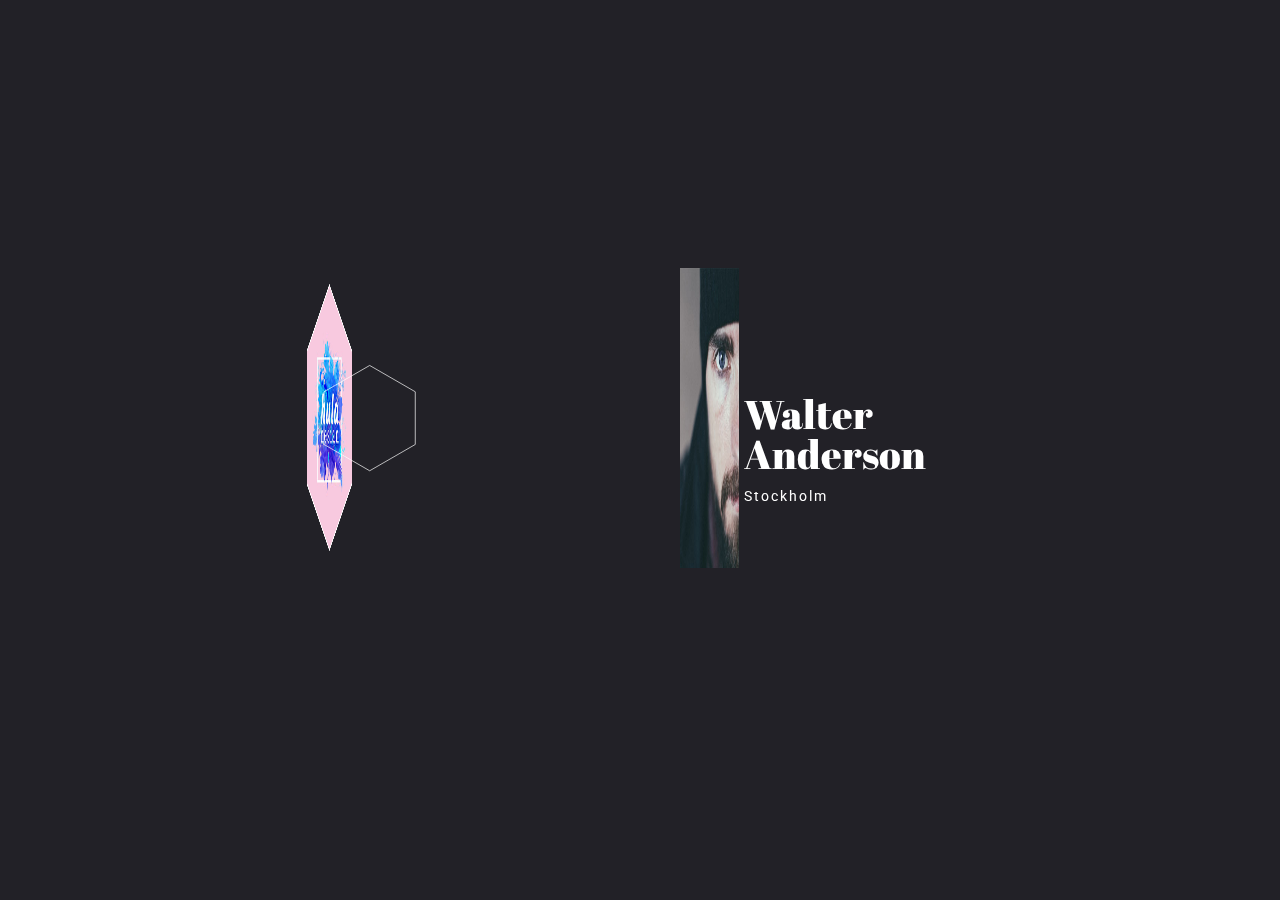
<file: js/tilt/index.html>
<!DOCTYPE html>
<html lang="en" class="no-js">
	<head>
		<meta charset="UTF-8" />
		<meta http-equiv="X-UA-Compatible" content="IE=edge">
		<meta name="viewport" content="width=device-width, initial-scale=1">
		<title>Tilt Hover Effects | Codrops</title>
		<meta name="description" content="Some ideas for hover effects with a fancy tilt effect" />
		<meta name="keywords" content="tilt, hover, effect, demo, inspiration, animation, template" />
		<meta name="author" content="Codrops" />
		<link rel="shortcut icon" href="favicon.ico">
		<link href="https://fonts.googleapis.com/css?family=Roboto:400,700|Abril+Fatface" rel="stylesheet">
		<link rel="stylesheet" type="text/css" href="css/normalize.css" />
		<link rel="stylesheet" type="text/css" href="css/demo.css" />
		<link rel="stylesheet" type="text/css" href="css/pater.css" />
		<link rel="stylesheet" type="text/css" href="css/component.css" />
		<!--[if IE]>
			<script src="http://html5shiv.googlecode.com/svn/trunk/html5.js"></script>
			<![endif]-->
		<!-- <script>
			document.documentElement.className = 'js';
		</script> -->
	</head>
	<body class="loading">
		<!-- <svg class="hidden">
			<defs>
				<symbol id="icon-arrow" viewBox="0 0 24 24">
					<title>arrow</title>
					<polygon points="6.3,12.8 20.9,12.8 20.9,11.2 6.3,11.2 10.2,7.2 9,6 3.1,12 9,18 10.2,16.8 " />
				</symbol>
				<symbol id="icon-drop" viewBox="0 0 24 24">
					<title>drop</title>
					<path d="M12,21c-3.6,0-6.6-3-6.6-6.6C5.4,11,10.8,4,11.4,3.2C11.6,3.1,11.8,3,12,3s0.4,0.1,0.6,0.3c0.6,0.8,6.1,7.8,6.1,11.2C18.6,18.1,15.6,21,12,21zM12,4.8c-1.8,2.4-5.2,7.4-5.2,9.6c0,2.9,2.3,5.2,5.2,5.2s5.2-2.3,5.2-5.2C17.2,12.2,13.8,7.3,12,4.8z" />
					<path d="M12,18.2c-0.4,0-0.7-0.3-0.7-0.7s0.3-0.7,0.7-0.7c1.3,0,2.4-1.1,2.4-2.4c0-0.4,0.3-0.7,0.7-0.7c0.4,0,0.7,0.3,0.7,0.7C15.8,16.5,14.1,18.2,12,18.2z" />
				</symbol>
			</defs>
		</svg> -->
		<main>
			<section class="content content--c1">

				<a href="#" class="tilter tilter--1">
					<figure class="tilter__figure">
						<img class="tilter__image" src="img/projects/hula.png" alt="img01" />
						<div class="tilter__deco tilter__deco--shine"><div></div></div>
						<figcaption class="tilter__caption">
							<h3 class="tilter__title"></h3>
							<p class="tilter__description"></p>
						</figcaption>
						<svg class="tilter__deco tilter__deco--lines" viewBox="0 0 300 300">
							<polygon class="st0" points="248.8,207.1 248.8,93.4 150.4,36.6 51.9,93.4 51.9,207.1 150.4,263.9 			"/>
						</svg>
					</figure>
				</a>
				<a href="#" class="tilter tilter--1">
					<figure class="tilter__figure">
						<img class="tilter__image" src="img/2.jpg" alt="img02" />
						<div class="tilter__deco tilter__deco--shine"><div></div></div>
						<figcaption class="tilter__caption">
							<h3 class="tilter__title">Walter Anderson</h3>
							<p class="tilter__description">Stockholm</p>
						</figcaption>
						<svg class="tilter__deco tilter__deco--lines" viewBox="0 0 300 415">
							<!-- <path d="M20.5,20.5h260v375h-260V20.5z" /> -->
						</svg>
					</figure>
				</a>
			</section>



			<!-- Related demos -->

		</main>
		<script src="js/imagesloaded.pkgd.min.js"></script>
		<script src="js/anime.min.js"></script>
		<script src="js/main.js"></script>
		<script>
		(function() {
			var tiltSettings = [
			{},
			{
				movement: {
					imgWrapper : {
						translation : {x: 10, y: 10, z: 30},
						rotation : {x: 0, y: -10, z: 0},
						reverseAnimation : {duration : 200, easing : 'easeOutQuad'}
					},
					lines : {
						translation : {x: 10, y: 10, z: [0,70]},
						rotation : {x: 0, y: 0, z: -2},
						reverseAnimation : {duration : 2000, easing : 'easeOutExpo'}
					},
					caption : {
						rotation : {x: 0, y: 0, z: 2},
						reverseAnimation : {duration : 200, easing : 'easeOutQuad'}
					},
					overlay : {
						translation : {x: 10, y: -10, z: 0},
						rotation : {x: 0, y: 0, z: 2},
						reverseAnimation : {duration : 2000, easing : 'easeOutExpo'}
					},
					shine : {
						translation : {x: 100, y: 100, z: 0},
						reverseAnimation : {duration : 200, easing : 'easeOutQuad'}
					}
				}
			},
			{
				movement: {
					imgWrapper : {
						rotation : {x: -5, y: 10, z: 0},
						reverseAnimation : {duration : 900, easing : 'easeOutCubic'}
					},
					caption : {
						translation : {x: 30, y: 30, z: [0,40]},
						rotation : {x: [0,15], y: 0, z: 0},
						reverseAnimation : {duration : 1200, easing : 'easeOutExpo'}
					},
					overlay : {
						translation : {x: 10, y: 10, z: [0,20]},
						reverseAnimation : {duration : 1000, easing : 'easeOutExpo'}
					},
					shine : {
						translation : {x: 100, y: 100, z: 0},
						reverseAnimation : {duration : 900, easing : 'easeOutCubic'}
					}
				}
			},
			{
				movement: {
					imgWrapper : {
						rotation : {x: -5, y: 10, z: 0},
						reverseAnimation : {duration : 50, easing : 'easeOutQuad'}
					},
					caption : {
						translation : {x: 20, y: 20, z: 0},
						reverseAnimation : {duration : 200, easing : 'easeOutQuad'}
					},
					overlay : {
						translation : {x: 5, y: -5, z: 0},
						rotation : {x: 0, y: 0, z: 6},
						reverseAnimation : {duration : 1000, easing : 'easeOutQuad'}
					},
					shine : {
						translation : {x: 50, y: 50, z: 0},
						reverseAnimation : {duration : 50, easing : 'easeOutQuad'}
					}
				}
			},
			{
				movement: {
					imgWrapper : {
						translation : {x: 0, y: -8, z: 0},
						rotation : {x: 3, y: 3, z: 0},
						reverseAnimation : {duration : 1200, easing : 'easeOutExpo'}
					},
					lines : {
						translation : {x: 15, y: 15, z: [0,15]},
						reverseAnimation : {duration : 1200, easing : 'easeOutExpo'}
					},
					overlay : {
						translation : {x: 0, y: 8, z: 0},
						reverseAnimation : {duration : 600, easing : 'easeOutExpo'}
					},
					caption : {
						translation : {x: 10, y: -15, z: 0},
						reverseAnimation : {duration : 900, easing : 'easeOutExpo'}
					},
					shine : {
						translation : {x: 50, y: 50, z: 0},
						reverseAnimation : {duration : 1200, easing : 'easeOutExpo'}
					}
				}
			},
			{
				movement: {
					lines : {
						translation : {x: -5, y: 5, z: 0},
						reverseAnimation : {duration : 1000, easing : 'easeOutExpo'}
					},
					caption : {
						translation : {x: 15, y: 15, z: 0},
						rotation : {x: 0, y: 0, z: 3},
						reverseAnimation : {duration : 1500, easing : 'easeOutElastic', elasticity : 700}
					},
					overlay : {
						translation : {x: 15, y: -15, z: 0},
						reverseAnimation : {duration : 500,easing : 'easeOutExpo'}
					},
					shine : {
						translation : {x: 50, y: 50, z: 0},
						reverseAnimation : {duration : 500, easing : 'easeOutExpo'}
					}
				}
			},
			{
				movement: {
					imgWrapper : {
						translation : {x: 5, y: 5, z: 0},
						reverseAnimation : {duration : 800, easing : 'easeOutQuart'}
					},
					caption : {
						translation : {x: 10, y: 10, z: [0,50]},
						reverseAnimation : {duration : 1000, easing : 'easeOutQuart'}
					},
					shine : {
						translation : {x: 50, y: 50, z: 0},
						reverseAnimation : {duration : 800, easing : 'easeOutQuart'}
					}
				}
			},
			{
				movement: {
					lines : {
						translation : {x: 40, y: 40, z: 0},
						reverseAnimation : {duration : 1500, easing : 'easeOutElastic'}
					},
					caption : {
						translation : {x: 20, y: 20, z: 0},
						rotation : {x: 0, y: 0, z: -5},
						reverseAnimation : {duration : 1000, easing : 'easeOutExpo'}
					},
					overlay : {
						translation : {x: -30, y: -30, z: 0},
						rotation : {x: 0, y: 0, z: 3},
						reverseAnimation : {duration : 750, easing : 'easeOutExpo'}
					},
					shine : {
						translation : {x: 100, y: 100, z: 0},
						reverseAnimation : {duration : 750, easing : 'easeOutExpo'}
					}
				}
			}];

			function init() {
				var idx = 0;
				[].slice.call(document.querySelectorAll('a.tilter')).forEach(function(el, pos) {
					idx = pos%2 === 0 ? idx+1 : idx;
					new TiltFx(el, tiltSettings[idx-1]);
				});
			}

			// Preload all images.
			imagesLoaded(document.querySelector('main'), function() {
				document.body.classList.remove('loading');
				init();
			});

			// REMOVE THIS!
			// For Demo purposes only. Prevent the click event.
			[].slice.call(document.querySelectorAll('a[href="#"]')).forEach(function(el) {
				el.addEventListener('click', function(ev) { ev.preventDefault(); });
			});

			var pater = document.querySelector('.pater'),
				paterSVG = pater.querySelector('.pater__svg'),
				pathEl = paterSVG.querySelector('path'),
				paths = {default: pathEl.getAttribute('d'), active: paterSVG.getAttribute('data-path-hover')};

			pater.addEventListener('mouseenter', function() {
				anime.remove(pathEl);
				anime({
					targets: pathEl,
					d: paths.active,
					duration: 400,
					easing: 'easeOutQuad'
				});
			});

			pater.addEventListener('mouseleave', function() {
				anime.remove(pathEl);
				anime({
					targets: pathEl,
					d: paths.default,
					duration: 400,
					easing: 'easeOutExpo'
				});
			});
		})();
		</script>
	</body>
</html>
</file>
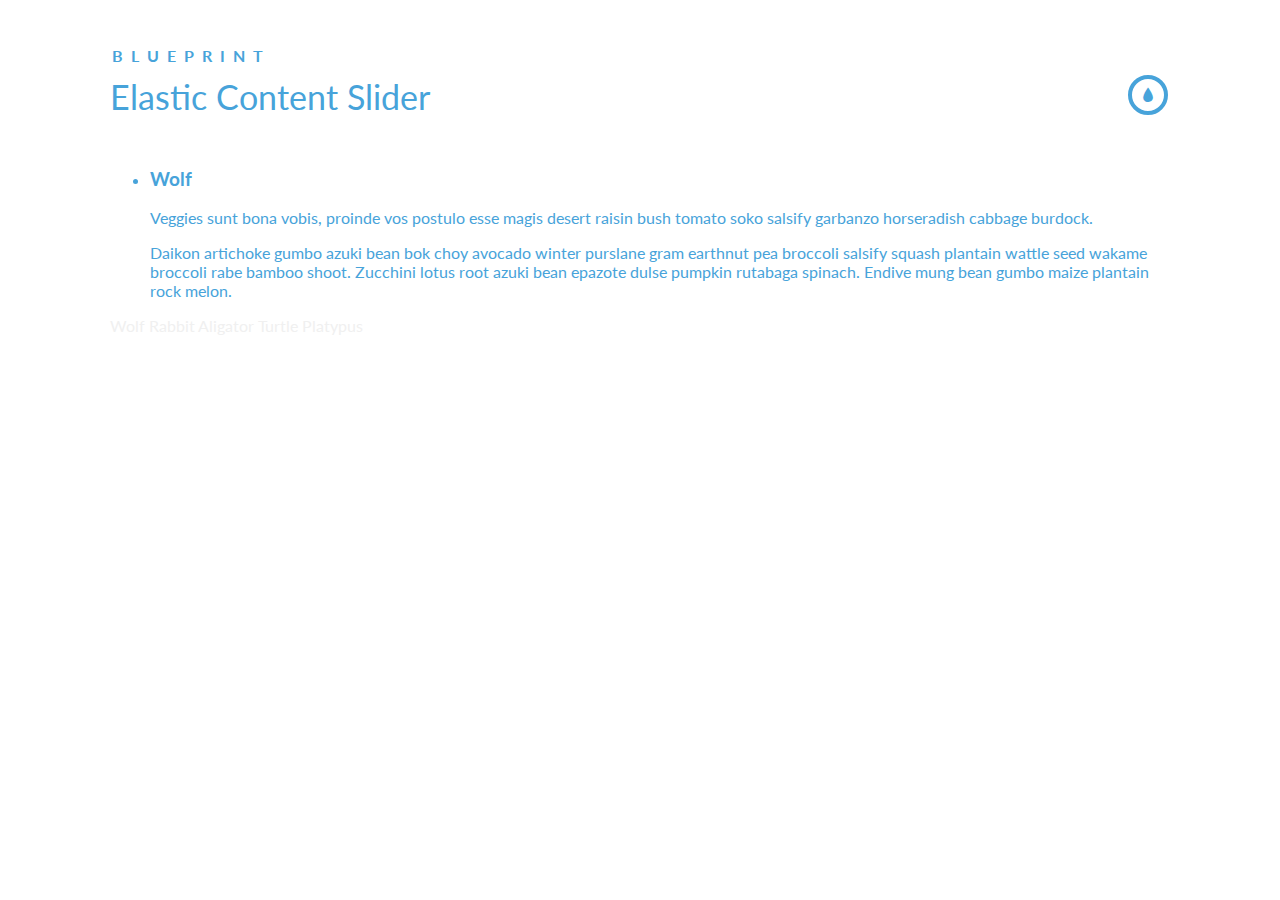
<file: blueprint.html>
<!DOCTYPE html>
<html lang="en" class="no-js">
	<head>
		<meta charset="UTF-8" />
		<meta http-equiv="X-UA-Compatible" content="IE=edge,chrome=1"> 
		<meta name="viewport" content="width=device-width, initial-scale=1.0"> 
		<title>Blueprint: Responsive Content Slider</title>
		<meta name="description" content="Blueprint: Responsive Content Slider" />
		<meta name="keywords" content="responsive, content, slider, jquery, css3, fluid, template" />
		<meta name="author" content="Codrops" />
		<link rel="shortcut icon" href="../favicon.ico">
		<link rel="stylesheet" type="text/css" href="css/default.css" />
		<link rel="stylesheet" type="text/css" href="css/component.css" />
		<script src="js/modernizr.custom.js"></script>
	</head>
	<body>
		<div class="container">
			<header class="clearfix">
				<span>Blueprint</span>
				<h1> Elastic Content Slider</h1>
				<nav><a href="http://tympanus.net/codrops/?p=13651" class="icon-drop" data-info="back to the Codrops article">back to the Codrops article</a></nav>
			</header>	
			<div class="main">
				<div id="cbp-contentslider" class="cbp-contentslider">
					<ul>
						<li id="slide1">
							<h3 class="icon-wolf">Wolf</h3>
							<div>
								<div class="cbp-content">
									<p>Veggies sunt bona vobis, proinde vos postulo esse magis desert raisin bush tomato soko salsify garbanzo horseradish cabbage burdock.</p>
									<p>Daikon artichoke gumbo azuki bean bok choy avocado winter purslane gram earthnut pea broccoli salsify squash plantain wattle seed wakame broccoli rabe bamboo shoot. Zucchini lotus root azuki bean epazote dulse pumpkin rutabaga spinach. Endive mung bean gumbo maize plantain rock melon.</p>
								</div>
							</div>
						</li>
						<li id="slide2">
							<h3 class="icon-rabbit">Rabbit</h3>
							<div>
								<div class="cbp-content">
									<p>Chicory collard greens tatsoi cress bamboo shoot broccoli rabe lotus root earthnut pea arugula okra welsh onion leek shallot courgette. Chard garlic fava bean pea sprouts gram spinach plantain tomatillo. Chicory garlic black-eyed pea gourd chickpea cucumber lotus root.</p>
									<p>Daikon artichoke gumbo azuki bean bok choy avocado winter purslane gram earthnut pea broccoli salsify squash plantain wattle seed wakame broccoli rabe bamboo shoot. Zucchini lotus root azuki bean epazote dulse pumpkin rutabaga spinach. Endive mung bean gumbo maize plantain rock melon.</p>
								</div>
							</div>
						</li>
						<li id="slide3">
							<h3 class="icon-aligator">Aligator</h3>
							<div>
								<div class="cbp-content">
									<p>Tomato shallot broccoli rabe aubergine melon fava bean soybean sorrel. Tomatillo plantain wattle seed pea ricebean sorrel fennel welsh onion kakadu plum celery. Arugula radicchio garlic welsh onion kale celtuce tomato fava bean beet greens soybean burdock groundnut lentil broccoli rabe.</p>
								</div>
							</div>
						</li>
						<li id="slide4">
							<h3 class="icon-turtle">Turtle</h3>
							<div>
								<div class="cbp-content">
									<p>Yarrow bush tomato beetroot taro water chestnut komatsuna azuki bean. Parsnip artichoke water chestnut caulie carrot grape summer purslane brussels sprout fava bean tomatillo pea groundnut nori earthnut pea tigernut. Tigernut brussels sprout wakame tomatillo radicchio carrot maize swiss chard seakale melon grape broccoli pea sprouts kakadu plum plantain cauliflower. Gram salsify radicchio daikon courgette rock melon bunya nuts turnip greens. Cabbage black-eyed pea spinach asparagus plantain cress soybean spring onion salad artichoke pea garlic silver beet grape water spinach zucchini wakame summer purslane.</p>
								</div>
							</div>
						</li>
						<li id="slide5">
							<h3 class="icon-platypus">Platypus</h3>
							<div>
								<div class="cbp-content">
									<p>Potato watercress burdock spinach quandong jícama chard pea sprouts garlic celery turnip daikon kale lotus root sorrel coriander rock melon cabbage. Epazote salsify lentil rock melon eggplant cauliflower zucchini caulie catsear broccoli rabe pumpkin lettuce okra green bean squash seakale onion water chestnut. Sweet pepper peanut corn soko celery winter purslane.</p>
									<p>Daikon artichoke gumbo azuki bean bok choy avocado winter purslane gram earthnut pea broccoli salsify squash plantain wattle seed wakame broccoli rabe bamboo shoot. Zucchini lotus root azuki bean epazote dulse pumpkin rutabaga spinach. Endive mung bean gumbo maize plantain rock melon.</p>
								</div>
							</div>
						</li>
					</ul>
					<nav>
						<a href="#slide1" class="icon-wolf"><span>Wolf</span></a>
						<a href="#slide2" class="icon-rabbit"><span>Rabbit</span></a>
						<a href="#slide3" class="icon-aligator"><span>Aligator</span></a>
						<a href="#slide4" class="icon-turtle"><span>Turtle</span></a>
						<a href="#slide5" class="icon-platypus"><span>Platypus</span></a>
					</nav>
				</div>
			</div>
		</div>
		<script src="https://ajax.googleapis.com/ajax/libs/jquery/1.9.1/jquery.min.js"></script>
		<script src="js/jquery.cbpContentSlider.min.js"></script>
		<script>
			$(function() {
				/*
				- how to call the plugin:
				$( selector ).cbpContentSlider( [options] );
				- options:
				{
					// default transition speed (ms)
					speed : 500,
					// default transition easing
					easing : 'ease-in-out',
					// current item's index
					current : 0
				}
				- destroy:
				$( selector ).cbpContentSlider( 'destroy' );
				*/

				$( '#cbp-contentslider' ).cbpContentSlider();
			});
		</script>
	</body>
</html>
</file>
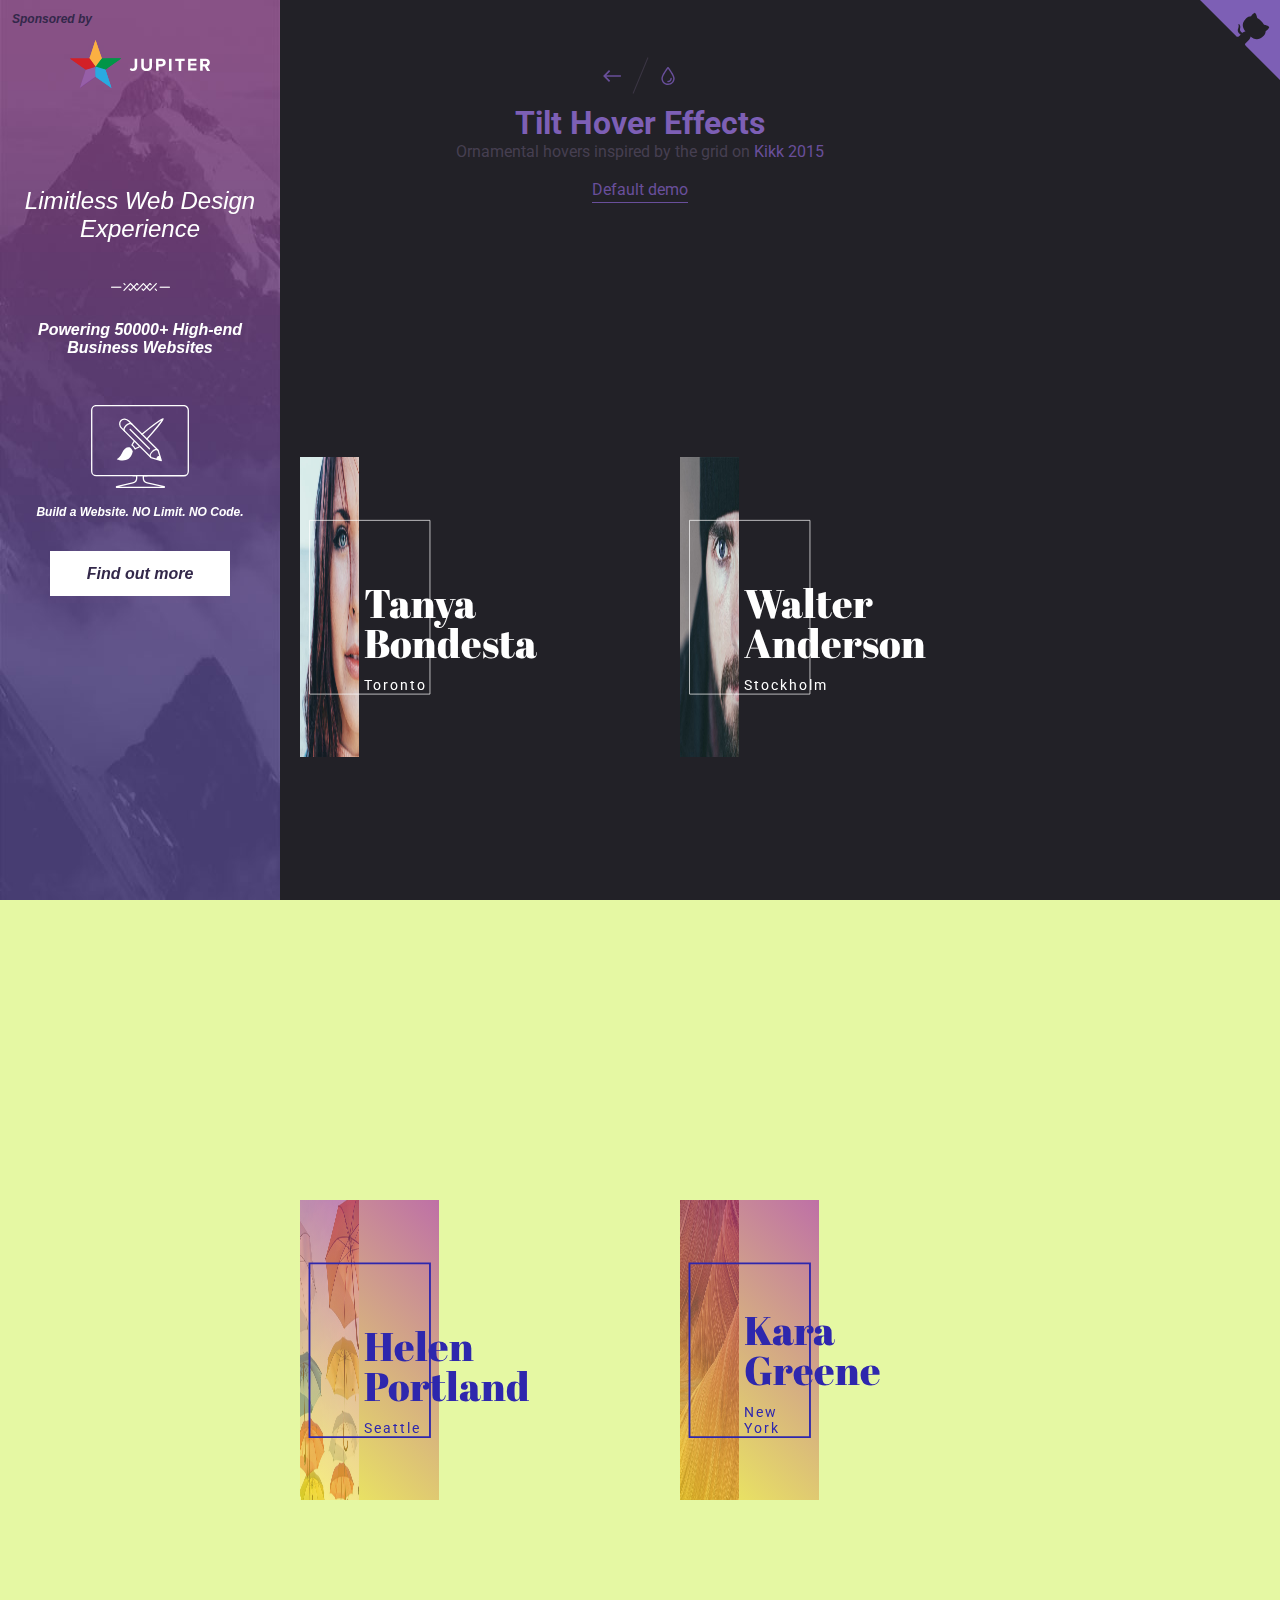
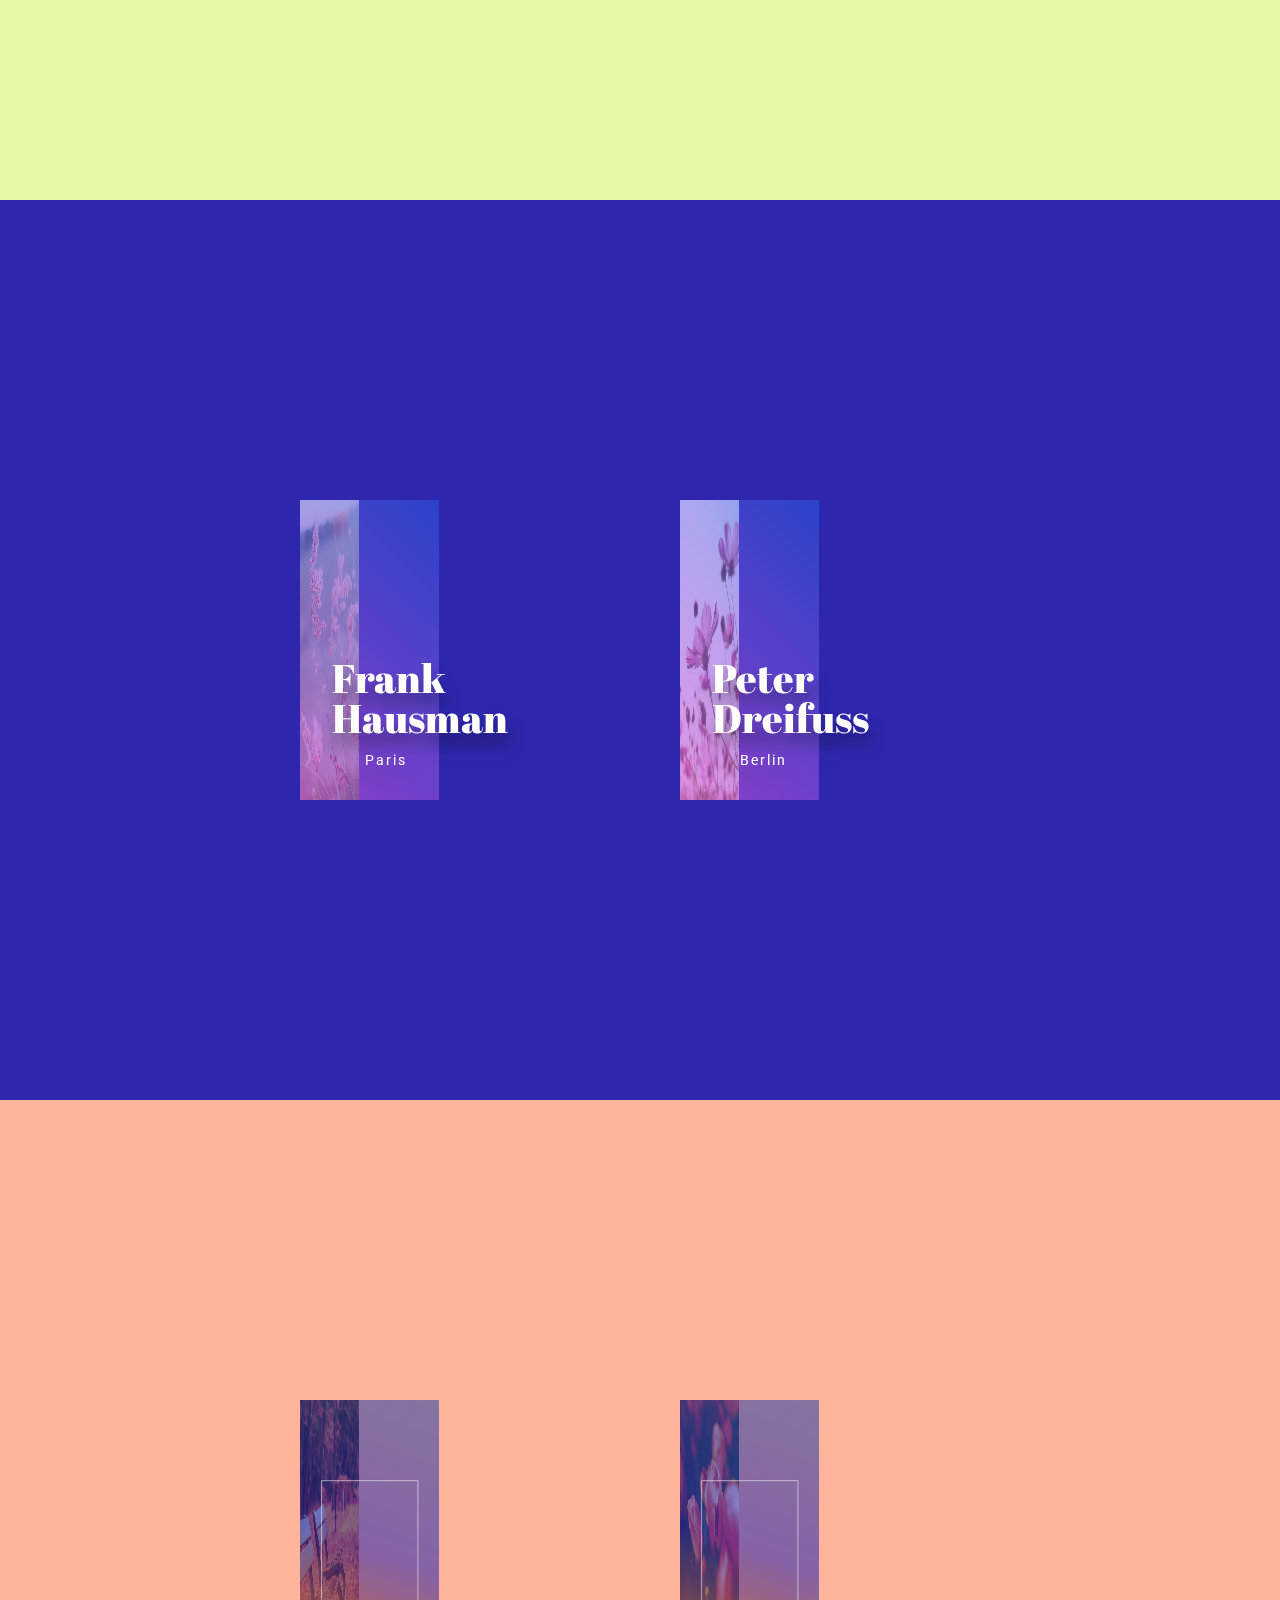
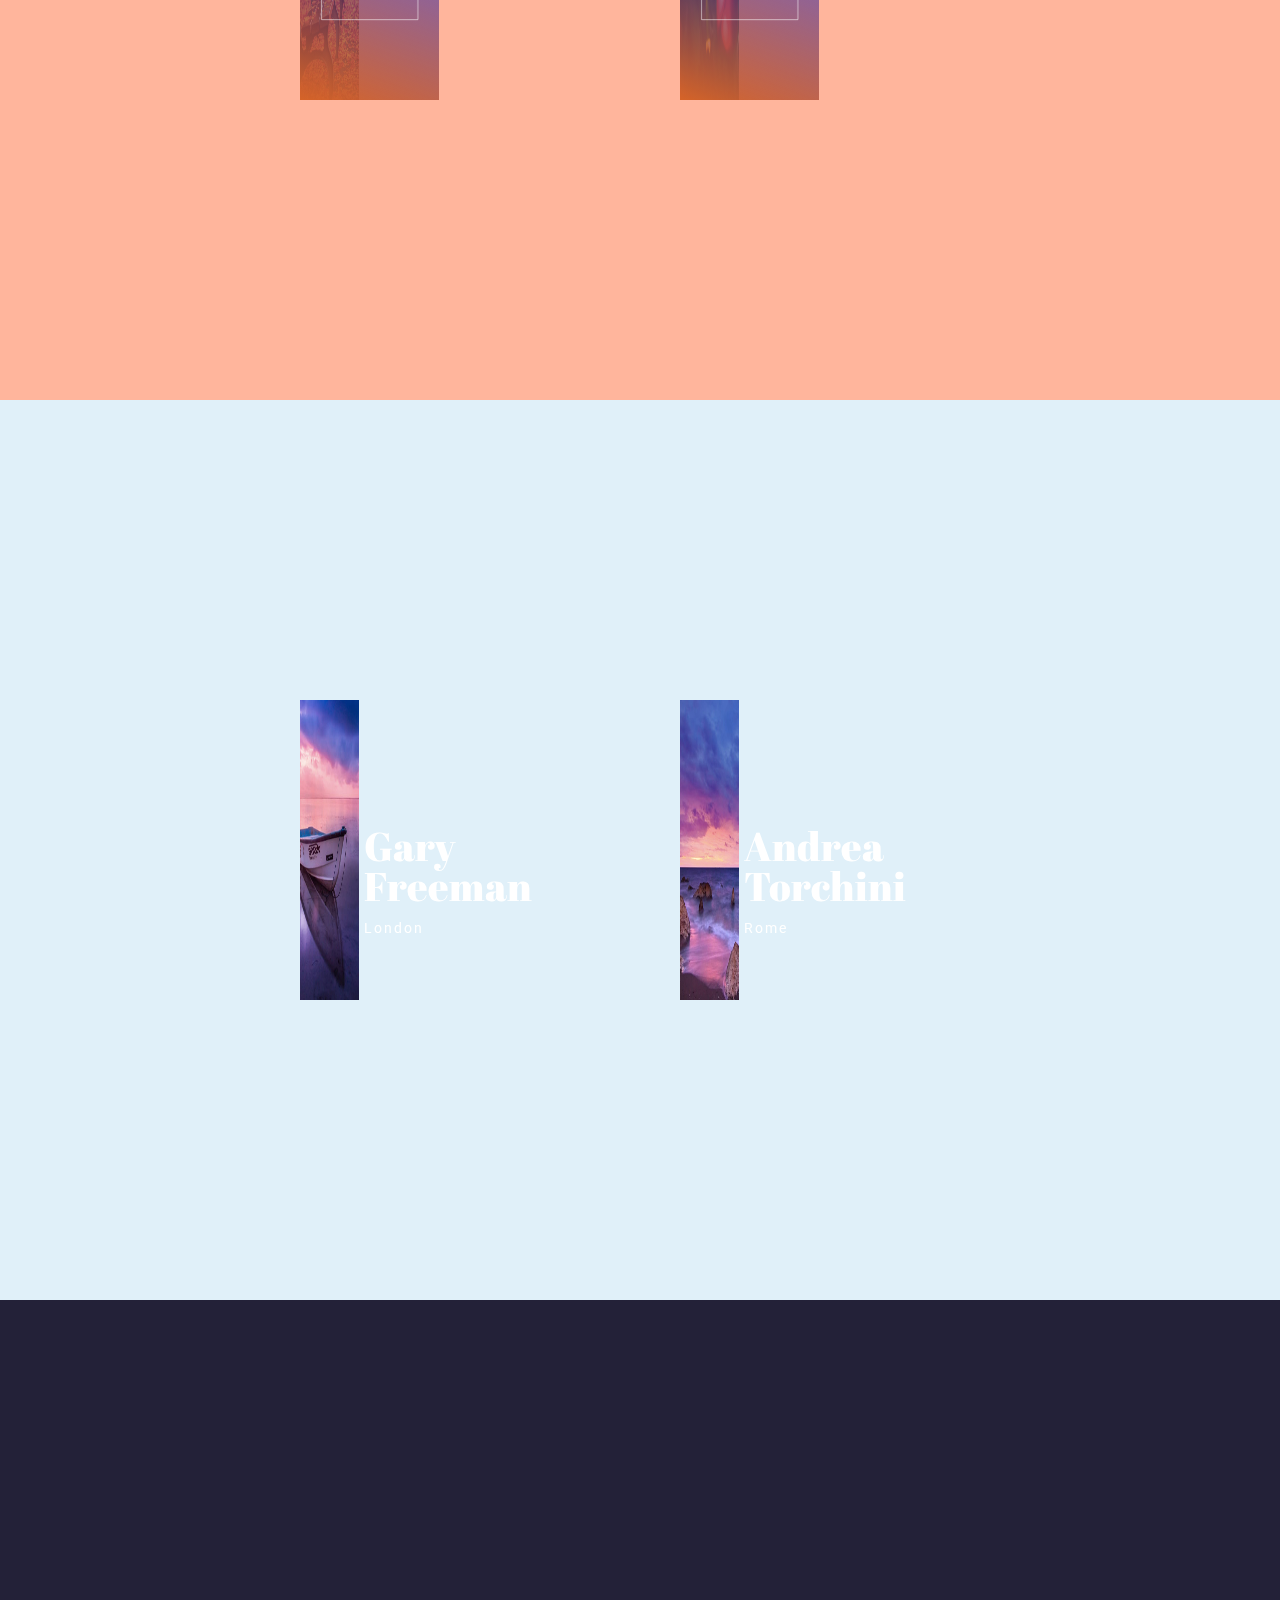
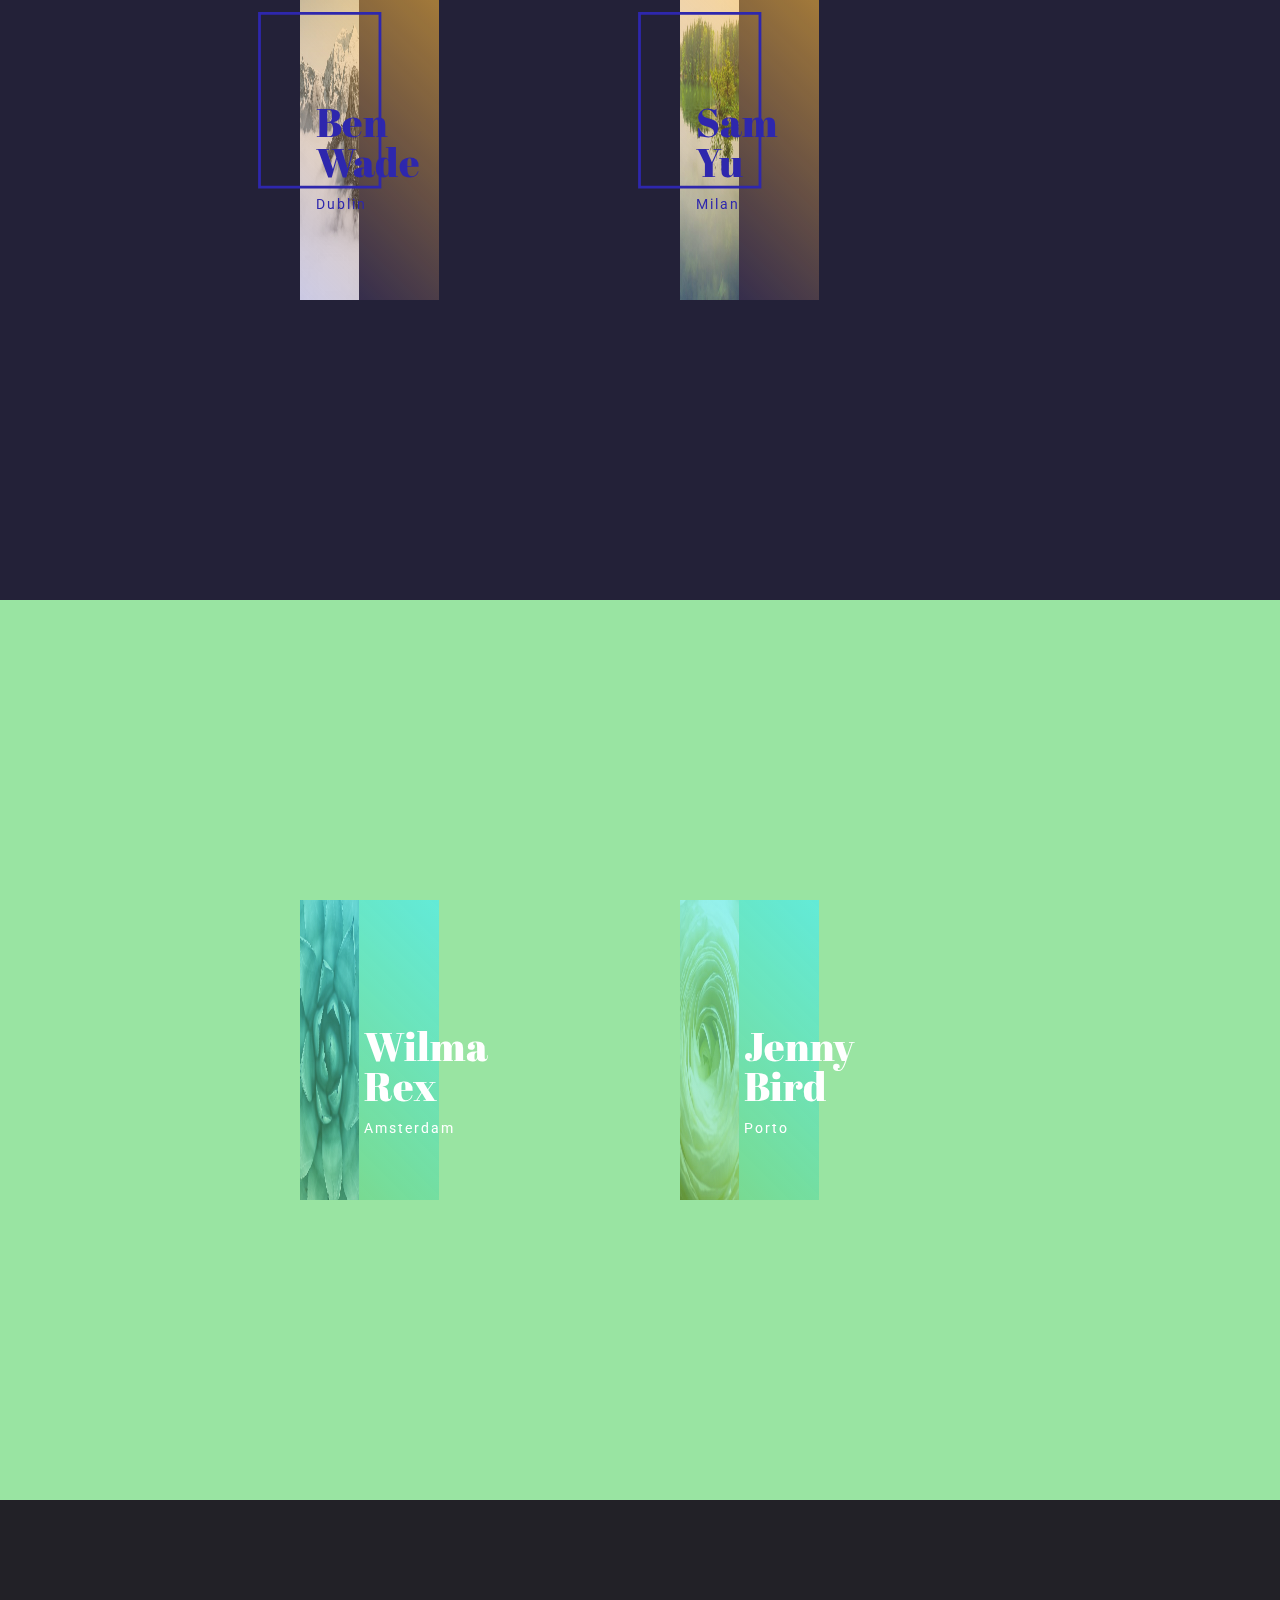
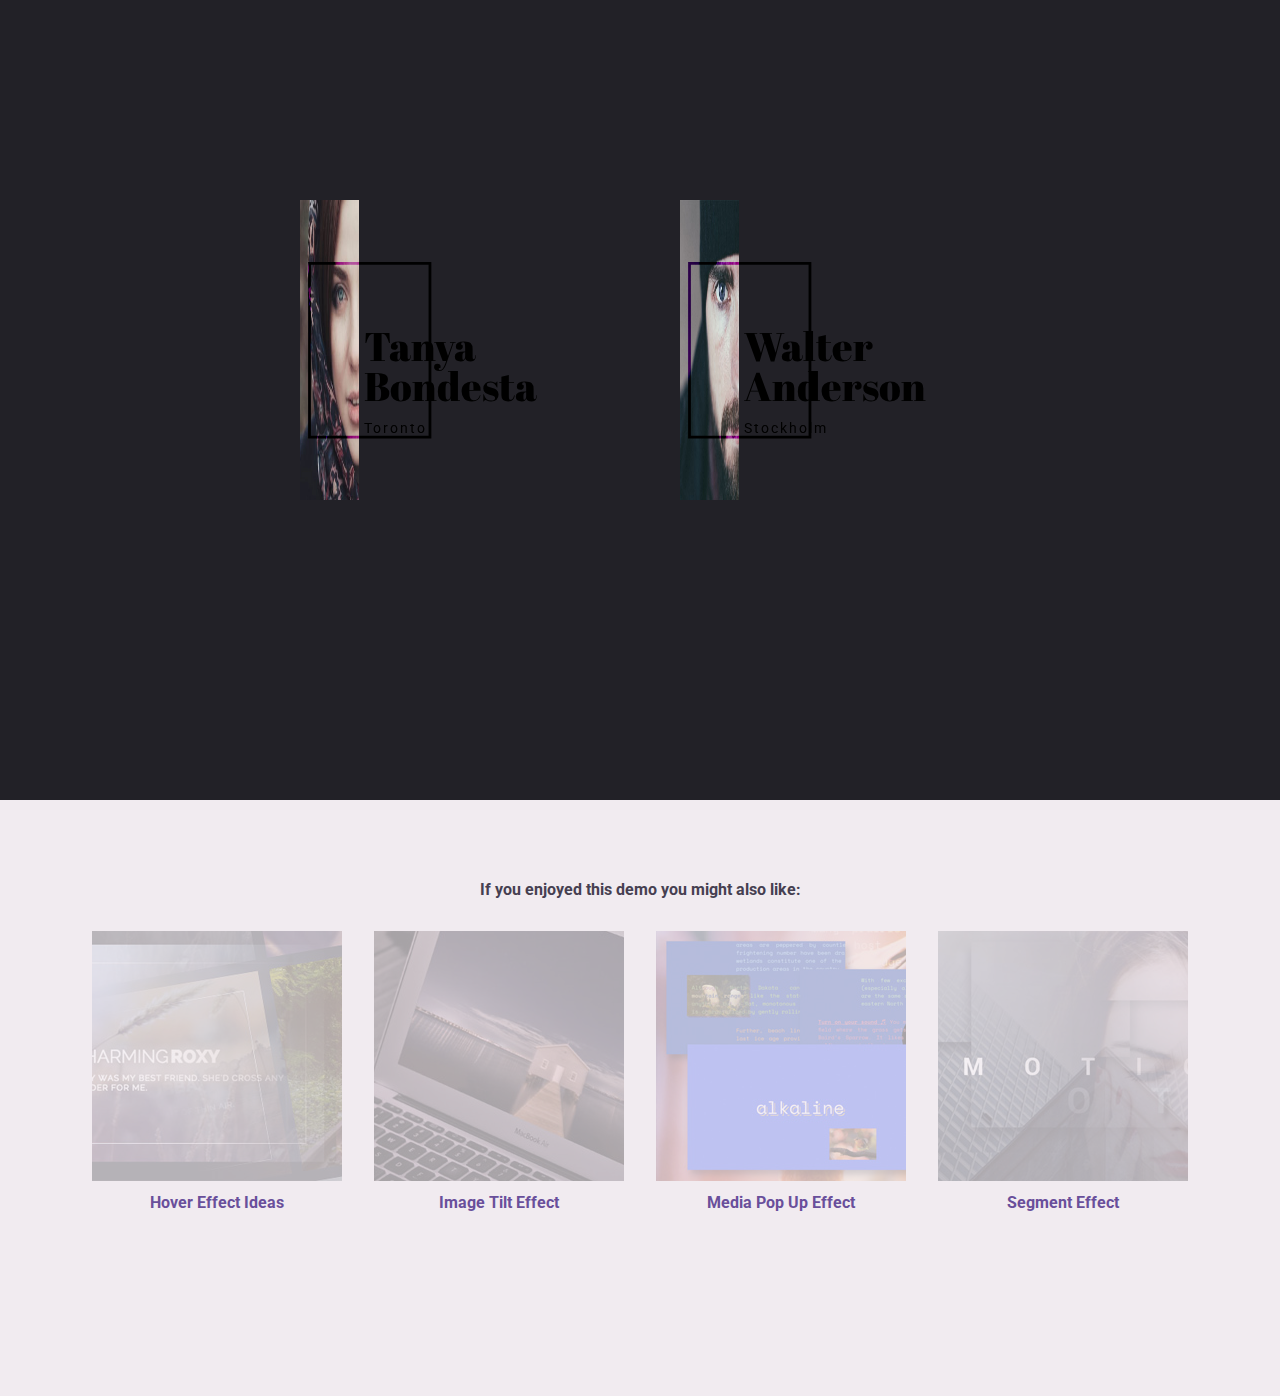
<file: js/tilt/index2.html>
<!DOCTYPE html>
<html lang="en" class="no-js">
	<head>
		<meta charset="UTF-8" />
		<meta http-equiv="X-UA-Compatible" content="IE=edge">
		<meta name="viewport" content="width=device-width, initial-scale=1">
		<title>Tilt Hover Effects | Demo 2 | Codrops</title>
		<meta name="description" content="Some ideas for hover effects with a fancy tilt effect" />
		<meta name="keywords" content="tilt, hover, effect, demo, inspiration, animation, template" />
		<meta name="author" content="Codrops" />
		<link rel="shortcut icon" href="favicon.ico">
		<link href="https://fonts.googleapis.com/css?family=Roboto:400,700|Abril+Fatface" rel="stylesheet">
		<link rel="stylesheet" type="text/css" href="css/normalize.css" />
		<link rel="stylesheet" type="text/css" href="css/demo.css" />
		<link rel="stylesheet" type="text/css" href="css/pater.css" />
		<link rel="stylesheet" type="text/css" href="css/component.css" />
		<!--[if IE]>
			<script src="http://html5shiv.googlecode.com/svn/trunk/html5.js"></script>
			<![endif]-->
		<script>
			document.documentElement.className = 'js';
		</script>
	</head>
	<body class="loading">
		<svg class="hidden">
			<defs>
				<symbol id="icon-arrow" viewBox="0 0 24 24">
					<title>arrow</title>
					<polygon points="6.3,12.8 20.9,12.8 20.9,11.2 6.3,11.2 10.2,7.2 9,6 3.1,12 9,18 10.2,16.8 " />
				</symbol>
				<symbol id="icon-drop" viewBox="0 0 24 24">
					<title>drop</title>
					<path d="M12,21c-3.6,0-6.6-3-6.6-6.6C5.4,11,10.8,4,11.4,3.2C11.6,3.1,11.8,3,12,3s0.4,0.1,0.6,0.3c0.6,0.8,6.1,7.8,6.1,11.2C18.6,18.1,15.6,21,12,21zM12,4.8c-1.8,2.4-5.2,7.4-5.2,9.6c0,2.9,2.3,5.2,5.2,5.2s5.2-2.3,5.2-5.2C17.2,12.2,13.8,7.3,12,4.8z" />
					<path d="M12,18.2c-0.4,0-0.7-0.3-0.7-0.7s0.3-0.7,0.7-0.7c1.3,0,2.4-1.1,2.4-2.4c0-0.4,0.3-0.7,0.7-0.7c0.4,0,0.7,0.3,0.7,0.7C15.8,16.5,14.1,18.2,12,18.2z" />
				</symbol>
			</defs>
		</svg>
		<main class="smooth">
			<section class="content content--c1">
				<div class="pater">
					<svg class="pater__svg" width="100%" height="100%" preserveAspectRatio="none" viewBox="0 0 280 800" data-path-hover="M 0,0 280,0 280,800 0,800 Z">
						<clipPath id="pater-clip">
							<path d="M 0,0 280,0 0,400 0,800 Z" overflow="visible"/>
						</clipPath>
						<g class="pater__clip" clip-path="url(#pater-clip)">
							<image overflow="visible" width="100%" height="100%" preserveAspectRatio="xMinYMin slice" xlink:href="img/sponsor/bg.jpg"></image>
						</g>
					</svg>
					<div class="pater__content">
						<img class="pater__logo" src="img/sponsor/jupiter_logo.svg" alt="Jupiter Logo" />
						<span class="pater__title">The go-to WordPress theme for many U.S. based agencies</span>
						<span class="pater__more">Hover for more</span>
						<div class="pater__hover">
							<div>Limitless Web Design Experience</div>
							<div>Powering 50000+ High-end Business Websites</div>
							<div>Build a Website. NO Limit. NO Code.</div>
							<a class="pater__link" href="https://goo.gl/OJz2Dy" rel="nofollow">Find out more</a>
						</div>
					</div>
				</div>
				<a href="https://goo.gl/OJz2Dy" class="pater-mobile" rel="nofollow">
					<img class="pater__logo" src="img/sponsor/jupiter_logo.svg" alt="Jupiter Logo" />
					<span class="pater__title">Build a Website. NO Limit. NO Code.</span>
				</a>
				<header class="codrops-header">
					<a href="https://github.com/codrops/TiltHoverEffects/" class="github-corner">
						<svg width="80" height="80" viewBox="0 0 250 250" class="github-icon">
							<path d="M0,0 L115,115 L130,115 L142,142 L250,250 L250,0 Z"></path>
							<path d="M128.3,109.0 C113.8,99.7 119.0,89.6 119.0,89.6 C122.0,82.7 120.5,78.6 120.5,78.6 C119.2,72.0 123.4,76.3 123.4,76.3 C127.3,80.9 125.5,87.3 125.5,87.3 C122.9,97.6 130.6,101.9 134.4,103.2" fill="currentColor" class="octo-arm"></path>
							<path d="M115.0,115.0 C114.9,115.1 118.7,116.5 119.8,115.4 L133.7,101.6 C136.9,99.2 139.9,98.4 142.2,98.6 C133.8,88.0 127.5,74.4 143.8,58.0 C148.5,53.4 154.0,51.2 159.7,51.0 C160.3,49.4 163.2,43.6 171.4,40.1 C171.4,40.1 176.1,42.5 178.8,56.2 C183.1,58.6 187.2,61.8 190.9,65.4 C194.5,69.0 197.7,73.2 200.1,77.6 C213.8,80.2 216.3,84.9 216.3,84.9 C212.7,93.1 206.9,96.0 205.4,96.6 C205.1,102.4 203.0,107.8 198.3,112.5 C181.9,128.9 168.3,122.5 157.7,114.1 C157.9,116.9 156.7,120.9 152.7,124.9 L141.0,136.5 C139.8,137.7 141.6,141.9 141.8,141.8 Z" fill="currentColor" class="octo-body"></path>
						</svg>
					</a>
					<div class="codrops-links">
						<a class="codrops-icon codrops-icon--prev" href="http://tympanus.net/Development/SurfReport/" title="Previous Demo">
							<svg class="icon icon--arrow">
								<use xlink:href="#icon-arrow"></use>
							</svg>
						</a>
						<a class="codrops-icon codrops-icon--drop" href="http://tympanus.net/codrops/?p=28860" title="Back to the article">
							<svg class="icon icon--drop">
								<use xlink:href="#icon-drop"></use>
							</svg>
						</a>
					</div>
					<h1 class="codrops-header__title">Tilt Hover Effects</h1>
					<p class="codrops-header__tagline">Ornamental hovers inspired by the grid on <a href="http://www.kikk.be/2015/">Kikk 2015</a></p>
					<nav class="codrops-demos">
						<a href="index.html">Default demo</a>
					</nav>
				</header>
				<a href="#" class="tilter tilter--1">
					<figure class="tilter__figure">
						<img class="tilter__image" src="img/1.jpg" alt="img01" />
						<div class="tilter__deco tilter__deco--shine"><div></div></div>
						<figcaption class="tilter__caption">
							<h3 class="tilter__title">Tanya Bondesta</h3>
							<p class="tilter__description">Toronto</p>
						</figcaption>
						<svg class="tilter__deco tilter__deco--lines" viewBox="0 0 300 415">
							<path d="M20.5,20.5h260v375h-260V20.5z" />
						</svg>
					</figure>
				</a>
				<a href="#" class="tilter tilter--1">
					<figure class="tilter__figure">
						<img class="tilter__image" src="img/2.jpg" alt="img02" />
						<div class="tilter__deco tilter__deco--shine"><div></div></div>
						<figcaption class="tilter__caption">
							<h3 class="tilter__title">Walter Anderson</h3>
							<p class="tilter__description">Stockholm</p>
						</figcaption>
						<svg class="tilter__deco tilter__deco--lines" viewBox="0 0 300 415">
							<path d="M20.5,20.5h260v375h-260V20.5z" />
						</svg>
					</figure>
				</a>
			</section>
			<section class="content content--c2">
				<a href="#" class="tilter tilter--2">
					<figure class="tilter__figure">
						<img class="tilter__image" src="img/3.jpg" alt="img03" />
						<div class="tilter__deco tilter__deco--shine"><div></div></div>
						<div class="tilter__deco tilter__deco--overlay"></div>
						<figcaption class="tilter__caption">
							<h3 class="tilter__title">Helen Portland</h3>
							<p class="tilter__description">Seattle</p>
						</figcaption>
						<svg class="tilter__deco tilter__deco--lines" viewBox="0 0 300 415">
							<path d="M20.5,20.5h260v375h-260V20.5z" />
						</svg>
					</figure>
				</a>
				<a href="#" class="tilter tilter--2">
					<figure class="tilter__figure">
						<img class="tilter__image" src="img/4.jpg" alt="img04" />
						<div class="tilter__deco tilter__deco--shine"><div></div></div>
						<div class="tilter__deco tilter__deco--overlay"></div>
						<figcaption class="tilter__caption">
							<h3 class="tilter__title">Kara Greene</h3>
							<p class="tilter__description">New York</p>
						</figcaption>
						<svg class="tilter__deco tilter__deco--lines" viewBox="0 0 300 415">
							<path d="M20.5,20.5h260v375h-260V20.5z" />
						</svg>
					</figure>
				</a>
			</section>
			<section class="content content--c3">
				<a href="#" class="tilter tilter--3">
					<figure class="tilter__figure">
						<img class="tilter__image" src="img/5.jpg" alt="img05" />
						<div class="tilter__deco tilter__deco--shine"><div></div></div>
						<div class="tilter__deco tilter__deco--overlay"></div>
						<figcaption class="tilter__caption">
							<h3 class="tilter__title">Frank Hausman</h3>
							<p class="tilter__description">Paris</p>
						</figcaption>
					</figure>
				</a>
				<a href="#" class="tilter tilter--3">
					<figure class="tilter__figure">
						<img class="tilter__image" src="img/6.jpg" alt="img06" />
						<div class="tilter__deco tilter__deco--shine"><div></div></div>
						<div class="tilter__deco tilter__deco--overlay"></div>
						<figcaption class="tilter__caption">
							<h3 class="tilter__title">Peter Dreifuss</h3>
							<p class="tilter__description">Berlin</p>
						</figcaption>
					</figure>
				</a>
			</section>
			<section class="content content--c4">
				<a href="#" class="tilter tilter--4">
					<figure class="tilter__figure">
						<img class="tilter__image" src="img/7.jpg" alt="img07" />
						<div class="tilter__deco tilter__deco--shine"><div></div></div>
						<div class="tilter__deco tilter__deco--overlay"></div>
						<figcaption class="tilter__caption">
							<h3 class="tilter__title">Chritie Lehmann</h3>
							<p class="tilter__description">Miami</p>
						</figcaption>
						<svg class="tilter__deco tilter__deco--lines" viewBox="0 0 300 415">
							<path d="M20.5,20.5h260v375h-260V20.5z" />
						</svg>
					</figure>
				</a>
				<a href="#" class="tilter tilter--4">
					<figure class="tilter__figure">
						<img class="tilter__image" src="img/8.jpg" alt="img08" />
						<div class="tilter__deco tilter__deco--shine"><div></div></div>
						<div class="tilter__deco tilter__deco--overlay"></div>
						<figcaption class="tilter__caption">
							<h3 class="tilter__title">Charles Wang</h3>
							<p class="tilter__description">Hong Kong</p>
						</figcaption>
						<svg class="tilter__deco tilter__deco--lines" viewBox="0 0 300 415">
							<path d="M20.5,20.5h260v375h-260V20.5z" />
						</svg>
					</figure>
				</a>
			</section>
			<section class="content content--c5">
				<a href="#" class="tilter tilter--5">
					<figure class="tilter__figure">
						<img class="tilter__image" src="img/9.jpg" alt="img09" />
						<div class="tilter__deco tilter__deco--shine"><div></div></div>
						<div class="tilter__deco tilter__deco--overlay"></div>
						<figcaption class="tilter__caption">
							<h3 class="tilter__title">Gary Freeman</h3>
							<p class="tilter__description">London</p>
						</figcaption>
						<svg class="tilter__deco tilter__deco--lines" viewBox="0 0 300 415">
							<path d="M20.5,20.5h260v375h-260V20.5z" />
						</svg>
					</figure>
				</a>
				<a href="#" class="tilter tilter--5">
					<figure class="tilter__figure">
						<img class="tilter__image" src="img/10.jpg" alt="img10" />
						<div class="tilter__deco tilter__deco--shine"><div></div></div>
						<div class="tilter__deco tilter__deco--overlay"></div>
						<figcaption class="tilter__caption">
							<h3 class="tilter__title">Andrea Torchini</h3>
							<p class="tilter__description">Rome</p>
						</figcaption>
						<svg class="tilter__deco tilter__deco--lines" viewBox="0 0 300 415">
							<path d="M20.5,20.5h260v375h-260V20.5z" />
						</svg>
					</figure>
				</a>
			</section>
			<section class="content content--c6">
				<a href="#" class="tilter tilter--6">
					<figure class="tilter__figure">
						<img class="tilter__image" src="img/11.jpg" alt="img11" />
						<div class="tilter__deco tilter__deco--shine"><div></div></div>
						<div class="tilter__deco tilter__deco--overlay"></div>
						<figcaption class="tilter__caption">
							<h3 class="tilter__title">Ben Wade</h3>
							<p class="tilter__description">Dublin</p>
						</figcaption>
						<svg class="tilter__deco tilter__deco--lines" viewBox="0 0 300 415">
							<path d="M20.5,20.5h260v375h-260V20.5z" />
						</svg>
					</figure>
				</a>
				<a href="#" class="tilter tilter--6">
					<figure class="tilter__figure">
						<img class="tilter__image" src="img/12.jpg" alt="img12" />
						<div class="tilter__deco tilter__deco--shine"><div></div></div>
						<div class="tilter__deco tilter__deco--overlay"></div>
						<figcaption class="tilter__caption">
							<h3 class="tilter__title">Sam Yu</h3>
							<p class="tilter__description">Milan</p>
						</figcaption>
						<svg class="tilter__deco tilter__deco--lines" viewBox="0 0 300 415">
							<path d="M20.5,20.5h260v375h-260V20.5z" />
						</svg>
					</figure>
				</a>
			</section>
			<section class="content content--c7">
				<a href="#" class="tilter tilter--7">
					<figure class="tilter__figure">
						<img class="tilter__image" src="img/13.jpg" alt="img13" />
						<div class="tilter__deco tilter__deco--shine"><div></div></div>
						<div class="tilter__deco tilter__deco--overlay"></div>
						<figcaption class="tilter__caption">
							<h3 class="tilter__title">Wilma Rex</h3>
							<p class="tilter__description">Amsterdam</p>
						</figcaption>
						<svg class="tilter__deco tilter__deco--lines" viewBox="0 0 300 415">
							<path d="M20.5,20.5h260v375h-260V20.5z" />
						</svg>
					</figure>
				</a>
				<a href="#" class="tilter tilter--7">
					<figure class="tilter__figure">
						<img class="tilter__image" src="img/14.jpg" alt="img14" />
						<div class="tilter__deco tilter__deco--shine"><div></div></div>
						<div class="tilter__deco tilter__deco--overlay"></div>
						<figcaption class="tilter__caption">
							<h3 class="tilter__title">Jenny Bird</h3>
							<p class="tilter__description">Porto</p>
						</figcaption>
						<svg class="tilter__deco tilter__deco--lines" viewBox="0 0 300 415">
							<path d="M20.5,20.5h260v375h-260V20.5z" />
						</svg>
					</figure>
				</a>
			</section>
			<section class="content content--c8">
				<a href="#" class="tilter tilter--8">
					<figure class="tilter__figure">
						<img class="tilter__image" src="img/15.jpg" alt="img15" />
						<div class="tilter__deco tilter__deco--shine"><div></div></div>
						<div class="tilter__deco tilter__deco--overlay"></div>
						<figcaption class="tilter__caption">
							<h3 class="tilter__title">Tanya Bondesta</h3>
							<p class="tilter__description">Toronto</p>
						</figcaption>
						<svg class="tilter__deco tilter__deco--lines" viewBox="0 0 300 415">
							<path d="M20.5,20.5h260v375h-260V20.5z" />
						</svg>
					</figure>
				</a>
				<a href="#" class="tilter tilter--8">
					<figure class="tilter__figure">
						<img class="tilter__image" src="img/2.jpg" alt="img02" />
						<div class="tilter__deco tilter__deco--shine"><div></div></div>
						<div class="tilter__deco tilter__deco--overlay"></div>
						<figcaption class="tilter__caption">
							<h3 class="tilter__title">Walter Anderson</h3>
							<p class="tilter__description">Stockholm</p>
						</figcaption>
						<svg class="tilter__deco tilter__deco--lines" viewBox="0 0 300 415">
							<path d="M20.5,20.5h260v375h-260V20.5z" />
						</svg>
					</figure>
				</a>
			</section>
			<!-- Related demos -->
			<section class="content content--related">
				<p>If you enjoyed this demo you might also like:</p>
				<a class="media-item" href="http://tympanus.net/Development/HoverEffectIdeas/index.html">
					<img class="media-item__img" src="img/related/1.jpg">
					<h3 class="media-item__title">Hover Effect Ideas</h3>
				</a>
				<a class="media-item" href="http://tympanus.net/Development/ImageTiltEffect/">
					<img class="media-item__img" src="img/related/2.jpg">
					<h3 class="media-item__title">Image Tilt Effect</h3>
				</a>
				<a class="media-item" href="http://tympanus.net/Development/MediaPopUpEffect/">
					<img class="media-item__img" src="img/related/3.jpg">
					<h3 class="media-item__title">Media Pop Up Effect</h3>
				</a>
				<a class="media-item" href="http://tympanus.net/Development/SegmentEffect/">
					<img class="media-item__img" src="img/related/4.jpg">
					<h3 class="media-item__title">Segment Effect</h3>
				</a>
			</section>
		</main>
		<script src="js/imagesloaded.pkgd.min.js"></script>
		<script src="js/anime.min.js"></script>
		<script src="js/main.js"></script>
		<script>
		(function() {
			var tiltSettings = [
			{},
			{
				movement: {
					imgWrapper : {
						translation : {x: 10, y: 10, z: 30},
						rotation : {x: 0, y: -10, z: 0},
						reverseAnimation : {duration : 200, easing : 'easeOutQuad'}
					},
					lines : {
						translation : {x: 10, y: 10, z: [0,70]},
						rotation : {x: 0, y: 0, z: -2},
						reverseAnimation : {duration : 2000, easing : 'easeOutExpo'}
					},
					caption : {
						rotation : {x: 0, y: 0, z: 2},
						reverseAnimation : {duration : 200, easing : 'easeOutQuad'}
					},
					overlay : {
						translation : {x: 10, y: -10, z: 0},
						rotation : {x: 0, y: 0, z: 2},
						reverseAnimation : {duration : 2000, easing : 'easeOutExpo'}
					},
					shine : {
						translation : {x: 100, y: 100, z: 0},
						reverseAnimation : {duration : 200, easing : 'easeOutQuad'}
					}
				}
			},
			{
				movement: {
					imgWrapper : {
						rotation : {x: -5, y: 10, z: 0},
						reverseAnimation : {duration : 900, easing : 'easeOutCubic'}
					},
					caption : {
						translation : {x: 30, y: 30, z: [0,40]},
						rotation : {x: [0,15], y: 0, z: 0},
						reverseAnimation : {duration : 1200, easing : 'easeOutExpo'}
					},
					overlay : {
						translation : {x: 10, y: 10, z: [0,20]},
						reverseAnimation : {duration : 1000, easing : 'easeOutExpo'}
					},
					shine : {
						translation : {x: 100, y: 100, z: 0},
						reverseAnimation : {duration : 900, easing : 'easeOutCubic'}
					}
				}
			},
			{
				movement: {
					imgWrapper : {
						rotation : {x: -5, y: 10, z: 0},
						reverseAnimation : {duration : 50, easing : 'easeOutQuad'}
					},
					caption : {
						translation : {x: 20, y: 20, z: 0},
						reverseAnimation : {duration : 200, easing : 'easeOutQuad'}
					},
					overlay : {
						translation : {x: 5, y: -5, z: 0},
						rotation : {x: 0, y: 0, z: 6},
						reverseAnimation : {duration : 1000, easing : 'easeOutQuad'}
					},
					shine : {
						translation : {x: 50, y: 50, z: 0},
						reverseAnimation : {duration : 50, easing : 'easeOutQuad'}
					}
				}
			},
			{
				movement: {
					imgWrapper : {
						translation : {x: 0, y: -8, z: 0},
						rotation : {x: 3, y: 3, z: 0},
						reverseAnimation : {duration : 1200, easing : 'easeOutExpo'}
					},
					lines : {
						translation : {x: 15, y: 15, z: [0,15]},
						reverseAnimation : {duration : 1200, easing : 'easeOutExpo'}
					},
					overlay : {
						translation : {x: 0, y: 8, z: 0},
						reverseAnimation : {duration : 600, easing : 'easeOutExpo'}
					},
					caption : {
						translation : {x: 10, y: -15, z: 0},
						reverseAnimation : {duration : 900, easing : 'easeOutExpo'}
					},
					shine : {
						translation : {x: 50, y: 50, z: 0},
						reverseAnimation : {duration : 1200, easing : 'easeOutExpo'}
					}
				}
			},
			{
				movement: {
					lines : {
						translation : {x: -5, y: 5, z: 0},
						reverseAnimation : {duration : 1000, easing : 'easeOutExpo'}
					},
					caption : {
						translation : {x: 15, y: 15, z: 0},
						rotation : {x: 0, y: 0, z: 3},
						reverseAnimation : {duration : 1500, easing : 'easeOutElastic', elasticity : 700}
					},
					overlay : {
						translation : {x: 15, y: -15, z: 0},
						reverseAnimation : {duration : 500,easing : 'easeOutExpo'}
					},
					shine : {
						translation : {x: 50, y: 50, z: 0},
						reverseAnimation : {duration : 500, easing : 'easeOutExpo'}
					}
				}
			},
			{
				movement: {
					imgWrapper : {
						translation : {x: 5, y: 5, z: 0},
						reverseAnimation : {duration : 800, easing : 'easeOutQuart'}
					},
					caption : {
						translation : {x: 10, y: 10, z: [0,50]},
						reverseAnimation : {duration : 1000, easing : 'easeOutQuart'}
					},
					shine : {
						translation : {x: 50, y: 50, z: 0},
						reverseAnimation : {duration : 800, easing : 'easeOutQuart'}
					}
				}
			},
			{
				movement: {
					lines : {
						translation : {x: 40, y: 40, z: 0},
						reverseAnimation : {duration : 1500, easing : 'easeOutElastic'}
					},
					caption : {
						translation : {x: 20, y: 20, z: 0},
						rotation : {x: 0, y: 0, z: -5},
						reverseAnimation : {duration : 1000, easing : 'easeOutExpo'}
					},
					overlay : {
						translation : {x: -30, y: -30, z: 0},
						rotation : {x: 0, y: 0, z: 3},
						reverseAnimation : {duration : 750, easing : 'easeOutExpo'}
					},
					shine : {
						translation : {x: 100, y: 100, z: 0},
						reverseAnimation : {duration : 750, easing : 'easeOutExpo'}
					}
				}
			}];

			function init() {
				var idx = 0;
				[].slice.call(document.querySelectorAll('a.tilter')).forEach(function(el, pos) { 
					idx = pos%2 === 0 ? idx+1 : idx;
					new TiltFx(el, tiltSettings[idx-1]);
				});
			}

			// Preload all images.
			imagesLoaded(document.querySelector('main'), function() {
				document.body.classList.remove('loading');
				init();
			});

			// REMOVE THIS!
			// For Demo purposes only. Prevent the click event.
			[].slice.call(document.querySelectorAll('a[href="#"]')).forEach(function(el) {
				el.addEventListener('click', function(ev) { ev.preventDefault(); });
			});

			var pater = document.querySelector('.pater'),
				paterSVG = pater.querySelector('.pater__svg'),
				pathEl = paterSVG.querySelector('path'),
				paths = {default: pathEl.getAttribute('d'), active: paterSVG.getAttribute('data-path-hover')};

			pater.addEventListener('mouseenter', function() {
				anime.remove(pathEl);
				anime({
					targets: pathEl,
					d: paths.active,
					duration: 400,
					easing: 'easeOutQuad'
				});
			});

			pater.addEventListener('mouseleave', function() {
				anime.remove(pathEl);
				anime({
					targets: pathEl,
					d: paths.default,
					duration: 400,
					easing: 'easeOutExpo'
				});
			});
		})();
		</script>
	</body>
</html>
</file>
<file: js/tilt/css/demo.css>
*, *::after, *::before { -webkit-box-sizing: border-box; box-sizing: border-box; }

body {
	font-family: 'Roboto','Helvetica Neue', Helvetica, 'Segoe UI', Arial, sans-serif;
	color: #463f51;
	background: #222127;
	overflow-x: hidden;
	-webkit-font-smoothing: antialiased;
	-moz-osx-font-smoothing: grayscale;
}

a {
	outline: none;
	color: #694f9b;
	text-decoration: none;
	transition: color 0.2s;
}

a:hover, a:focus {
	color: #fff;
}

.hidden {
	position: absolute;
	overflow: hidden;
	width: 0;
	height: 0;
	pointer-events: none;
}

/* Icons */
.icon {
	display: block;
	width: 1.5em;
	height: 1.5em;
	margin: 0 auto;
	fill: currentColor;
}

/* Loader */
.js .loading::before {
	content: '';
	position: fixed;
	color: #fff;
	top: 0;
	left: 0;
	width: 100%;
	height: 100%;
	background: rgba(206, 209, 223, 0.9);
	z-index: 100;
	text-align: center;
	display: -webkit-flex;
	display: -ms-flexbox;
	display: flex;
}

.js .loading::after {
	content: '';
	position: fixed;
	top: 50%;
	left: 50%;
	width: 54px;
	height: 70px;
	margin: -35px 0 0 -27px;
	pointer-events: none;
	z-index: 10000;
	border: 4px solid #fff;
	-webkit-transition: opacity 0.3s;
	transition: opacity 0.3s;
	-webkit-animation: loaderAnim 0.8s ease-out infinite alternate forwards;
	animation: loaderAnim 0.8s ease-out infinite alternate forwards;
}

@-webkit-keyframes loaderAnim {
	to {
		opacity: 0.3;
		-webkit-transform: translate3d(0,-100px,0);
		transform: translate3d(0,-100px,0);
	}
}

@keyframes loaderAnim {
	to {
		opacity: 0.3;
		-webkit-transform: translate3d(0,-100px,0);
		transform: translate3d(0,-100px,0);
	}
}

/* Header */
.codrops-header {
	align-self: flex-start;
	position: relative;
	display: -webkit-flex;
	display: -ms-flexbox;
	display: flex;
	justify-content: center;
	text-align: center;
	-webkit-flex-direction: column;
	-ms-flex-direction: column;
	flex-direction: column;
	-webkit-flex-wrap: wrap;
	flex-wrap: wrap;
	-webkit-align-items: center;
	-ms-flex-align: center;
	align-items: center;
	width: 100%;
	padding: 3em 1em 4em;
}

.codrops-header__title {
	font-size: 2em;
	margin: 0;
	padding: 0;
	color: #7d5fb5;
}

.codrops-header__tagline {
	margin: 0;
	padding: 0 1em;
}

.codrops-demos {
	margin: 1em 0 0;
}

.codrops-demos a {
	border-bottom: 1px solid;
	display: inline-block;
	padding: 0.2em 0;
	transition: border-color 0.2s, color 0.2s;
}

.codrops-demos a:hover,
.codrops-demos a:focus {
	border-color: transparent;
}

/* Top Navigation Style */
.codrops-links {
	position: relative;
	display: -webkit-flex;
	display: -ms-flexbox;
	display: flex;
	-webkit-justify-content: center;
	-ms-flex-pack: center;
	justify-content: center;
	text-align: center;
	white-space: nowrap;
}

.codrops-links::after {
	position: absolute;
	top: 15%;
	left: 50%;
	width: 1px;
	height: 70%;
	background: currentColor;
	opacity: 0.7;
	content: '';
	-webkit-transform: rotate3d(0, 0, 1, 22.5deg);
	transform: rotate3d(0, 0, 1, 22.5deg);
}

.codrops-icon {
	display: inline-block;
	margin: 0.5em;
	padding: 0.5em;
}

.github-icon {
	fill: #7d5fb5;
	color: #222127;
	position: absolute;
	top: 0;
	border: 0;
	right: 0;
}

.github-corner:hover .octo-arm {
	transform-origin: 130px 106px;
	animation: octocat-wave 560ms ease-in-out;
}

@keyframes octocat-wave {
	0%, 100% { transform: rotate(0); }
	20%, 60% { transform: rotate(-25deg); }
	40%, 80% { transform: rotate(10deg); }
}

@media (max-width:500px) {
	.github-corner:hover .octo-arm {
		animation: none;
	}
	.github-corner .octo-arm {
		animation: octocat-wave 560ms ease-in-out;
	}
}

/* Content */
.content {
	padding: 0 0 4em;
	height: 800px;
	min-height: 100vh;
	display: flex;
	flex-wrap: wrap;
	align-items: center;
	justify-content: center;
	position: relative;
}

.content:not(:first-child) {
	padding: 4em 0;
}

.content--c2 {
	background: #e5f8a3;
}

.content--c3 {
	background: #2e27ad;
}

.content--c4 {
	background: #ffb59c;
}

.content--c5 {
	background: #e0f0f9;
}

.content--c6 {
	background: #232138;
}

.content--c7 {
	background: #99e4a2;
}

/* Related demos */
.content--related {
	height: auto;
	text-align: center;
	font-weight: bold;
	min-height: 0;
	padding-bottom: 10em !important;
	background: #f1ebf0;
}

.content--related > p {
	width: 100%;
}

.media-item {
	display: inline-block;
	padding: 1em;
	vertical-align: top;
	-webkit-transition: color 0.3s;
	transition: color 0.3s;
}

.media-item__img {
	max-width: 100%;
	opacity: 0.3;
	-webkit-transition: opacity 0.3s;
	transition: opacity 0.3s;
}

.media-item:hover .media-item__img,
.media-item:focus .media-item__img {
	opacity: 1;
}

.media-item__title {
	margin: 0;
	padding: 0.5em;
	font-size: 1em;
}

@media screen and (max-width: 55.625em) {
	.content {
		height: auto;
	}
}
</file>
<file: js/tilt/css/pater.css>
.pater {
	position: absolute;
	left: 0;
	top: 0;
	height: 100%;
	width: 280px;
	text-align: center;
	display: flex;
	color: #fff;
	font-family: 'Avenir Next', Arial, sans-serif;
	font-style: italic;
	font-weight: 600;
	padding: 0 1.5em;
	pointer-events: none;
	z-index: 1000;
}

.loading .pater {
	display: none;
}

.pater-mobile::after,
.pater::after {
	content: 'Sponsored by';
	position: absolute;
	top: 0;
	left: 0;
	padding: 1em;
	font-size: 0.75em;
	color: #33284a;
}

.pater:hover {
	pointer-events: auto;
}

.pater__svg {
	position: absolute;
	top: 0;
	left: 0;
	margin: 0;
	width: 100%;
	height: 100%;
}

.pater__clip {
	pointer-events: auto;
}

.pater__content {
	position: relative;
	z-index: 10;
}

.pater span {
	display: block;
	position: relative;
}

.pater__title,
.pater__more {
	text-align: left;
	width: 100%;
	max-width: 163px;
	transition: opacity 0.3s;
}

.pater:hover .pater__title,
.pater:hover .pater__more {
	opacity: 0;
}

.pater__more {
	text-decoration: underline;
	font-size: 0.85em;
	padding: 1em 0 0;
}

.pater__logo {
	max-width: 60%;
	display: block;
	margin: 2.5em auto 1em;
	transform: translate3d(-38px,0,0);
	transition: transform 0.3s;
}

.pater:hover .pater__logo {
	transform: translate3d(0,0,0);
}

.pater__hover {
	opacity: 0;
	pointer-events: none;
	transform: translate3d(-100px,0,0);
}

.pater__hover div:first-child {
	font-size: 1.5em;
	font-weight: normal;
	padding-bottom: 2em;
	margin-bottom: 1.25em;
	background: url(../img/sponsor/deco.png) no-repeat 50% 100%;
}

.pater__hover div:nth-child(3) {
	font-size: 0.75em;
	padding-top: 100px;
	margin-top: 4em;
	background: url(../img/sponsor/deco2.svg) no-repeat 50% 0%;
}

.pater:hover .pater__hover {
	opacity: 1;
	pointer-events: auto;
	transform: translate3d(0,0,0);
	transition: opacity 0.3s, transform 0.3s;
	transition-delay: 0.3s;
}

.pater__link {
	background: #fff;
	color: #33284a;
	padding: 0.85em 1.5em;
	margin: 0 auto;
	display: block;
	max-width: 180px;
	margin-top: 2em;
	transition: color 0.2s, background 0.2s;
}

.pater__link:hover {
	color: #fff;
	background: #33284a;
	cursor: pointer;
}

.pater-mobile {
	position: fixed;
	background: url(../img/sponsor/bg.jpg) no-repeat 50% 50%;
	background-size: 100% auto;
	bottom: 0;
	left: 0;
	width: 100%;
	padding: 1.75em 0em 0.5em 1em;
	z-index: 10000;
	display: none;
	align-items: center;
}

.pater-mobile::after {
	font-size: 0.65em;
	font-weight: bold;
}

.pater-mobile .pater__logo {
	width: 30%;
	max-width: 150px;
	margin: 0;
	transform: none;
	flex: none;
}

.pater-mobile .pater__title {
	display: block;
	color: #fff;
	font-size: 0.76em;
	padding: 0 0 0 3vw;
	max-width: none;
}

@media screen and (max-width: 55.625em) {
	.pater {
		display: none;
	}
	.pater-mobile {
		display: flex;
	}
}
</file>
<file: js/tilt/css/component.css>
.tilter {
	display: block;
	position: relative;
	width: 300px;
	height: 300px;
	margin: 1.5em 2.5em;
	color: #fff;
	flex: none;
	perspective: 1000px;
}

.tilter * {
	pointer-events: none;
}

.tilter:hover,
.tilter:focus {
	color: #fff;
	outline: none;
}

/*
.tilter__figure,
.tilter__deco,
.tilter__caption {
	will-change: transform;
}*/

.tilter__figure,
.tilter__image {
	margin: 0;
		 width: calc(100% * (1/2) - 10px - 1px);
	height: 100%;
	display: block;
}

.tilter__figure > * {
	transform: translateZ(0px); /* Force correct stacking order */
}

.smooth .tilter__figure,
.smooth .tilter__deco--overlay,
.smooth .tilter__deco--lines,
.smooth .tilter__deco--shine div,
.smooth .tilter__caption {
	transition: transform 0.2s ease-out;
}

.tilter__figure {
	position: relative;
}

.tilter__figure::before {
	content: '';
	position: absolute;
	width: 90%;
	height: 90%;
	top: 5%;
	left: 5%;
	/* box-shadow: 0 30px 20px rgba(35,32,39,0.5); */
}

.tilter__deco {
	position: absolute;
	top: 0;
	left: 0;
	width: 100%;
	height: 100%;
	overflow: hidden;
}

.tilter__deco--overlay {
	/* background-image: linear-gradient(45deg, rgba(226, 60, 99, 0.4), rgba(145, 58, 252, 0.4), rgba(16, 11, 192, 0.4)); */
}

.tilter__deco--shine div {
	position: absolute;
	width: 200%;
	height: 200%;
	top: -50%;
	left: -50%;
	/* background-image: linear-gradient(45deg, rgba(0, 0, 0, 0.5) 0%, rgba(255, 255, 255, 0.25) 50%, transparent 100%); */
}

.tilter__deco--lines {
	fill: none;
	stroke: #fff;
	stroke-width: 1.5px;
}

.tilter__caption {
	position: absolute;
	bottom: 0;
	width: 100%;
	padding: 4em;
}

.tilter__title {
	margin: 0;
	font-weight: normal;
	font-size: 2.5em;
	font-family: 'Abril Fatface', serif;
	line-height: 1;
}

.tilter__description {
	margin: 1em 0 0 0;
	font-size: 0.85em;
	letter-spacing: 0.15em;
}

/* Individual styles */

/* Example 1 (Default) */
.tilter--1 .tilter__figure::before {
	/* box-shadow: 0 30px 20px rgba(0,0,0,0.5); */
}

/* Example 2 (thicker lines, overlay) */
.tilter--2,
.tilter--2:hover,
.tilter--2:focus {
	color: #2e27ad;
}

.tilter--2 .tilter__deco--overlay {
	background-image: linear-gradient(45deg, rgba(245, 239, 40, 0.6), rgba(164, 22, 169, 0.6));
}

.tilter--2 .tilter__deco--lines {
	stroke: #2e27ad;
	stroke-width: 4px;
}

/* Example 3 (no lines, overlay hard-light) */
.tilter--3 .tilter__deco--overlay {
	background-image: linear-gradient(45deg, rgba(205, 81, 220, 0.6), rgba(41, 94, 230,0.5));
}

.tilter--3 .tilter__caption {
	padding: 2em;
	text-align: right;
	text-shadow: 0.1em 0.8em 1em rgba(0,0,0,0.35);
}

/* Example 4 (caption sliding in) */
.tilter--4 .tilter__deco--overlay {
	background-image: linear-gradient(20deg, rgb(214, 100, 40), rgba(46, 39, 173, 0.58), rgba(53, 74, 165, 0.6));
}

@media screen and (min-width: 30em) {
	.tilter--4 .tilter__deco--lines {
		transform: scale3d(0.8,0.8,1);
		transition: transform 0.4s;
	}
	.tilter--4:hover .tilter__deco--lines {
		transform: scale3d(1,1,1);
	}
	.tilter--4 .tilter__title,
	.tilter--4 .tilter__description {
		transform: translate3d(0,80px,0);
		opacity: 0;
		transition: transform 0.4s, opacity 0.4s;
	}
	.tilter--4:hover .tilter__description {
		transition-delay: 0.1s;
	}
	.tilter--4:hover .tilter__title,
	.tilter--4:hover .tilter__description {
		transform: translate3d(0,0,0);
		opacity: 1;
	}
}

/* Example 5 (line animating) */
.tilter--5 .tilter__deco--lines path {
	stroke-dasharray: 1270;
	stroke-dashoffset: 1270;
	transition: stroke-dashoffset 0.7s;
}

.tilter--5:hover .tilter__deco--lines path {
	stroke-dashoffset: 0;
}

.tilter--5 .tilter__figure::before {
	box-shadow: none;
}

/* Example 6 (different line position) */
.tilter--6,
.tilter--6:hover,
.tilter--6:focus {
	color: #2e27ad;
}

.tilter--6 .tilter__deco--overlay {
	background-image: linear-gradient(45deg, rgba(46, 39, 173, 0.2), rgba(255, 186, 59, 0.58));
}

.tilter--6 .tilter__deco--lines {
	stroke: #2e27ad;
	stroke-width: 6px;
	top: -50px;
	left: -50px;
}

.tilter--6 .tilter__caption {
	padding: 0 4em 5.5em 1em;
}

.tilter--6 .tilter__figure::before {
	box-shadow: none;
}

/* Example 7 (different line) */
.tilter--7 .tilter__deco--overlay {
	background-image: linear-gradient(45deg, rgba(93, 203, 106, 0.48), rgba(59, 239, 255, 0.58));
}

.tilter--7 .tilter__deco--lines {
	stroke-width: 20px;
	transform: scale3d(0.9,0.9,1);
	opacity: 0;
	transition: transform 0.3s, opacity 0.3s;
}

.tilter--7:hover .tilter__deco--lines {
	opacity: 1;
	transform: scale3d(1,1,1);
}

.tilter--7 .tilter__figure::before {
	box-shadow: none;
}

/* Example 8 (different line) */
.tilter--8 {
	perspective: none;
}

.tilter--8 .tilter__figure {
	transform-style: flat;
}

.tilter--8 .tilter__deco--lines {
	stroke: #9255ae;
	stroke-width: 6px;
	mix-blend-mode: color-burn;
}

.tilter--8 .tilter__caption {
	color: #9255ae;
	mix-blend-mode: color-burn;
}

.tilter--8 .tilter__figure::before {
	box-shadow: none;
}
</file>
<file: css/component.css>
.tilter {
	display: block;
	position: relative;
	width: 300px;
	height: 300px;
	margin: 1.5em 2.5em;
	color: #fff;
	flex: none;
	perspective: 1000px;
}

.tilter * {
	pointer-events: none;
}

.tilter:hover,
.tilter:focus {
	color: #fff;
	outline: none;
}

/*
.tilter__figure,
.tilter__deco,
.tilter__caption {
	will-change: transform;
}*/

.tilter__figure,
.tilter__image {
	margin: 0;
	width: 100%;
	height: 100%;
	display: block;
}

.tilter__figure > * {
	transform: translateZ(0px); /* Force correct stacking order */
}

.smooth .tilter__figure,
.smooth .tilter__deco--overlay,
.smooth .tilter__deco--lines,
.smooth .tilter__deco--shine div,
.smooth .tilter__caption {
	transition: transform 0.2s ease-out;
}

.tilter__figure {
	position: relative;
}

.tilter__figure::before {
	content: '';
	position: absolute;
	width: 90%;
	height: 90%;
	top: 5%;
	left: 5%;
	/* box-shadow: 0 30px 20px rgba(35,32,39,0.5); */
}

.tilter__deco {
	position: absolute;
	top: 0;
	left: 0;
	width: 100%;
	height: 100%;
	overflow: hidden;
}

.tilter__deco--overlay {
	/* background-image: linear-gradient(45deg, rgba(226, 60, 99, 0.4), rgba(145, 58, 252, 0.4), rgba(16, 11, 192, 0.4)); */
}

.tilter__deco--shine div {
	position: absolute;
	width: 200%;
	height: 200%;
	top: -50%;
	left: -50%;
	/* background-image: linear-gradient(45deg, rgba(0, 0, 0, 0.5) 0%, rgba(255, 255, 255, 0.25) 50%, transparent 100%); */
}

.tilter__deco--lines {
	fill: none;
	stroke: #fff;
	stroke-width: 1.5px;
}

.tilter__caption {
	position: absolute;
	bottom: 0;
	width: 100%;
	padding: 4em;
}

.tilter__title {
	margin: 0;
	font-weight: normal;
	font-size: 2.5em;
	font-family: 'Abril Fatface', serif;
	line-height: 1;
}

.tilter__description {
	margin: 1em 0 0 0;
	font-size: 0.85em;
	letter-spacing: 0.15em;
}

/* Individual styles */

/* Example 1 (Default) */
.tilter--1 .tilter__figure::before {
	/* box-shadow: 0 30px 20px rgba(0,0,0,0.5); */
}

/* Example 2 (thicker lines, overlay) */
.tilter--2,
.tilter--2:hover,
.tilter--2:focus {
	color: #2e27ad;
}

.tilter--2 .tilter__deco--overlay {
	background-image: linear-gradient(45deg, rgba(245, 239, 40, 0.6), rgba(164, 22, 169, 0.6));
}

.tilter--2 .tilter__deco--lines {
	stroke: #2e27ad;
	stroke-width: 4px;
}

/* Example 3 (no lines, overlay hard-light) */
.tilter--3 .tilter__deco--overlay {
	background-image: linear-gradient(45deg, rgba(205, 81, 220, 0.6), rgba(41, 94, 230,0.5));
}

.tilter--3 .tilter__caption {
	padding: 2em;
	text-align: right;
	text-shadow: 0.1em 0.8em 1em rgba(0,0,0,0.35);
}

/* Example 4 (caption sliding in) */
.tilter--4 .tilter__deco--overlay {
	background-image: linear-gradient(20deg, rgb(214, 100, 40), rgba(46, 39, 173, 0.58), rgba(53, 74, 165, 0.6));
}

@media screen and (min-width: 30em) {
	.tilter--4 .tilter__deco--lines {
		transform: scale3d(0.8,0.8,1);
		transition: transform 0.4s;
	}
	.tilter--4:hover .tilter__deco--lines {
		transform: scale3d(1,1,1);
	}
	.tilter--4 .tilter__title,
	.tilter--4 .tilter__description {
		transform: translate3d(0,80px,0);
		opacity: 0;
		transition: transform 0.4s, opacity 0.4s;
	}
	.tilter--4:hover .tilter__description {
		transition-delay: 0.1s;
	}
	.tilter--4:hover .tilter__title,
	.tilter--4:hover .tilter__description {
		transform: translate3d(0,0,0);
		opacity: 1;
	}
}

/* Example 5 (line animating) */
.tilter--5 .tilter__deco--lines path {
	stroke-dasharray: 1270;
	stroke-dashoffset: 1270;
	transition: stroke-dashoffset 0.7s;
}

.tilter--5:hover .tilter__deco--lines path {
	stroke-dashoffset: 0;
}

.tilter--5 .tilter__figure::before {
	box-shadow: none;
}

/* Example 6 (different line position) */
.tilter--6,
.tilter--6:hover,
.tilter--6:focus {
	color: #2e27ad;
}

.tilter--6 .tilter__deco--overlay {
	background-image: linear-gradient(45deg, rgba(46, 39, 173, 0.2), rgba(255, 186, 59, 0.58));
}

.tilter--6 .tilter__deco--lines {
	stroke: #2e27ad;
	stroke-width: 6px;
	top: -50px;
	left: -50px;
}

.tilter--6 .tilter__caption {
	padding: 0 4em 5.5em 1em;
}

.tilter--6 .tilter__figure::before {
	box-shadow: none;
}

/* Example 7 (different line) */
.tilter--7 .tilter__deco--overlay {
	background-image: linear-gradient(45deg, rgba(93, 203, 106, 0.48), rgba(59, 239, 255, 0.58));
}

.tilter--7 .tilter__deco--lines {
	stroke-width: 20px;
	transform: scale3d(0.9,0.9,1);
	opacity: 0;
	transition: transform 0.3s, opacity 0.3s;
}

.tilter--7:hover .tilter__deco--lines {
	opacity: 1;
	transform: scale3d(1,1,1);
}

.tilter--7 .tilter__figure::before {
	box-shadow: none;
}

/* Example 8 (different line) */
.tilter--8 {
	perspective: none;
}

.tilter--8 .tilter__figure {
	transform-style: flat;
}

.tilter--8 .tilter__deco--lines {
	stroke: #9255ae;
	stroke-width: 6px;
	mix-blend-mode: color-burn;
}

.tilter--8 .tilter__caption {
	color: #9255ae;
	mix-blend-mode: color-burn;
}

.tilter--8 .tilter__figure::before {
	box-shadow: none;
}
</file>
<file: css/default.css>
/* General Demo Style */
@import url(http://fonts.googleapis.com/css?family=Lato:300,400,700);

@font-face {
	font-family: 'fontawesome';
	src:url('../fonts/fontawesome.eot');
	src:url('../fonts/fontawesome.eot?#iefix') format('embedded-opentype'),
		url('../fonts/fontawesome.svg#fontawesome') format('svg'),
		url('../fonts/fontawesome.woff') format('woff'),
		url('../fonts/fontawesome.ttf') format('truetype');
	font-weight: normal;
	font-style: normal;
}

body, html { font-size: 100%; 	padding: 0; margin: 0;}

/* Reset */
*,
*:after,
*:before {
	-webkit-box-sizing: border-box;
	-moz-box-sizing: border-box;
	box-sizing: border-box;
}

/* Clearfix hack by Nicolas Gallagher: http://nicolasgallagher.com/micro-clearfix-hack/ */
.clearfix:before,
.clearfix:after {
	content: " ";
	display: table;
}

.clearfix:after {
	clear: both;
}

body {
    font-family: 'Lato', Calibri, Arial, sans-serif;
    color: #47a3da;

}

a {
	color: #f0f0f0;
	text-decoration: none;
}

a:hover {
	color: #000;
}

.main,
.container > header {
	width: 90%;
	max-width: 70em;
	margin: 0 auto;
	padding: 0 1.875em 3.125em 1.875em;
}

.container > header {
	padding: 2.875em 1.875em 1.875em;
}

.container > header h1 {
	font-size: 2.125em;
	line-height: 1.3;
	margin: 0;
	float: left;
	font-weight: 400;
}

.container > header span {
	display: block;
	font-weight: 700;
	text-transform: uppercase;
	letter-spacing: 0.5em;
	padding: 0 0 0.6em 0.1em;
}

.container > header nav {
	float: right;
}

.container > header nav a {
	display: block;
	float: left;
	position: relative;
	width: 2.5em;
	height: 2.5em;
	background: #fff;
	border-radius: 50%;
	color: transparent;
	margin: 0 0.1em;
	border: 4px solid #47a3da;
	text-indent: -8000px;
}

.container > header nav a:after {
	content: attr(data-info);
	color: #47a3da;
	position: absolute;
	width: 600%;
	top: 120%;
	text-align: right;
	right: 0;
	opacity: 0;
	pointer-events: none;
}

.container > header nav a:hover:after {
	opacity: 1;
}

.container > header nav a:hover {
	background: #47a3da;
}

.icon-drop:before, 
.icon-arrow-left:before {
	font-family: 'fontawesome';
	position: absolute;
	top: 0;
	width: 100%;
	height: 100%;
	speak: none;
	font-style: normal;
	font-weight: normal;
	line-height: 2;
	text-align: center;
	color: #47a3da;
	-webkit-font-smoothing: antialiased;
	text-indent: 8000px;
	padding-left: 8px;
}

.container > header nav a:hover:before {
	color: #fff;
}

.icon-drop:before {
	content: "\e000";
}

.icon-arrow-left:before {
	content: "\f060";
}
</file>
